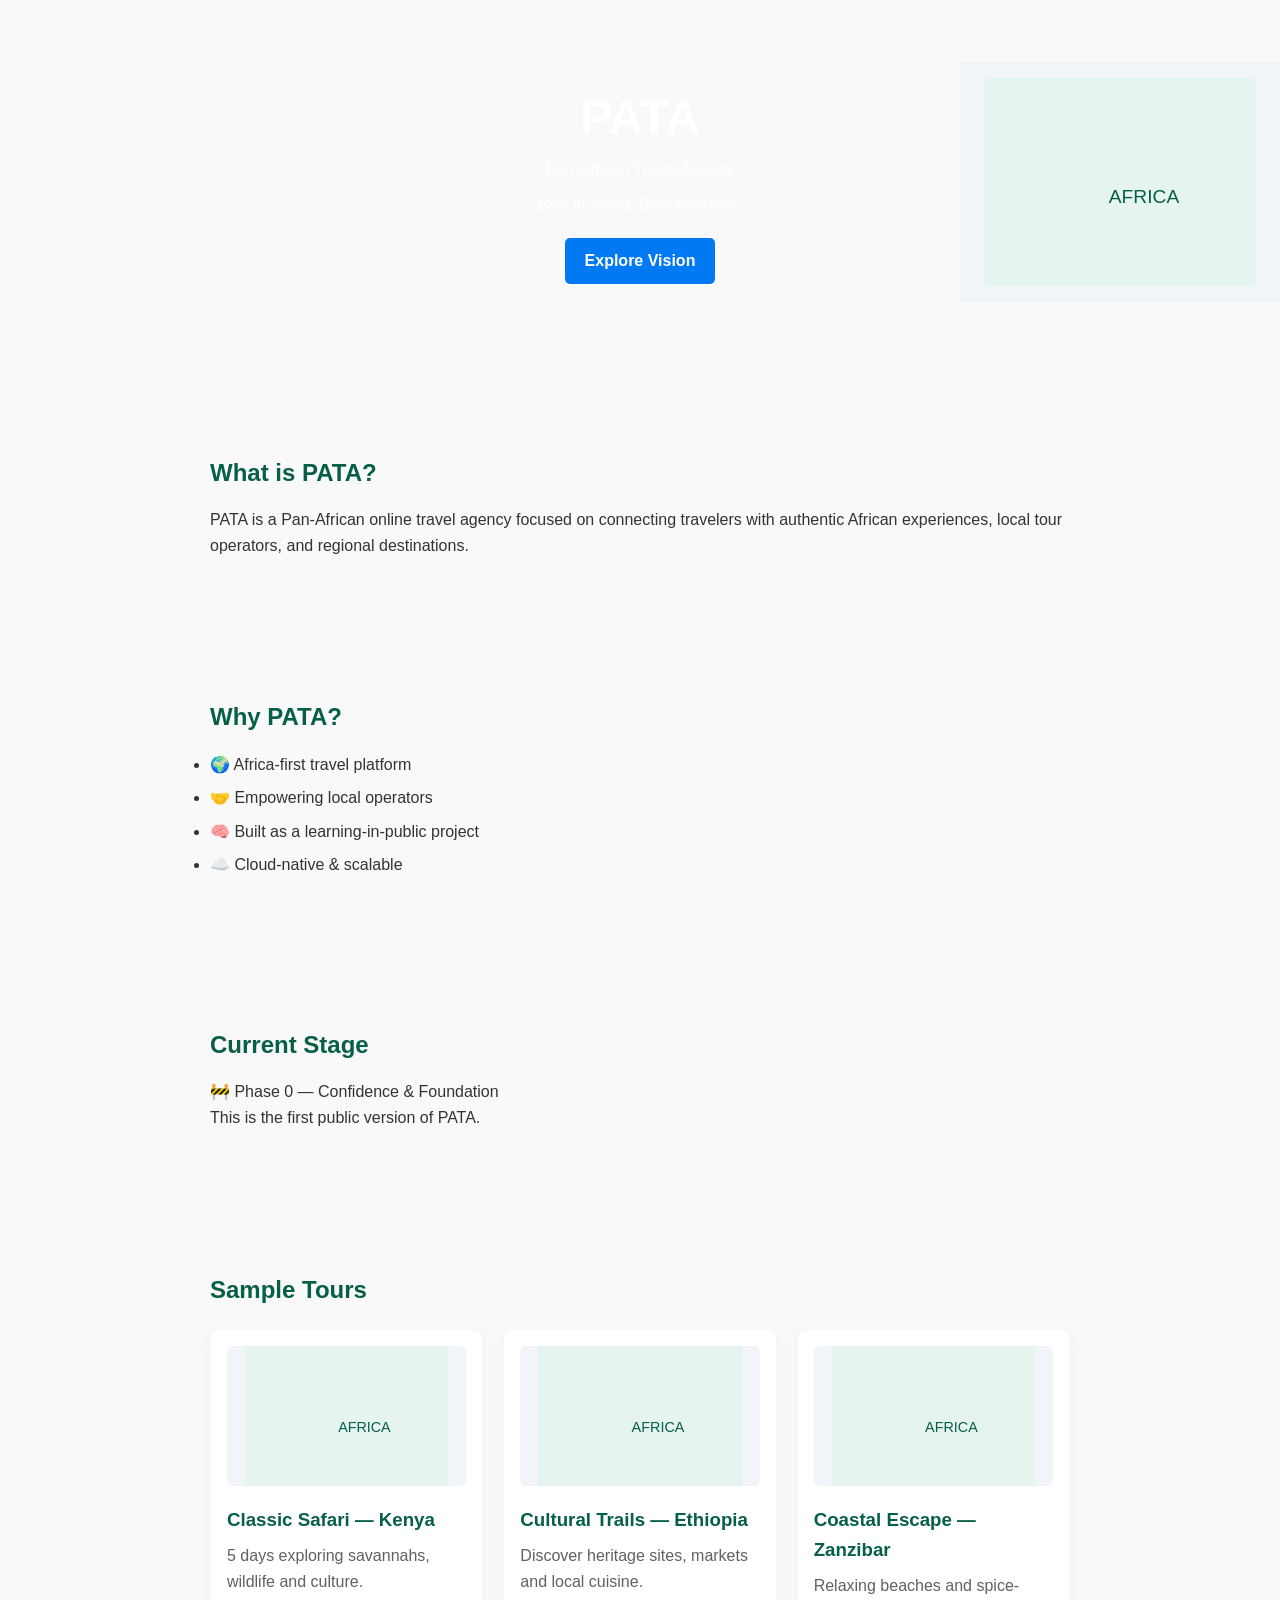
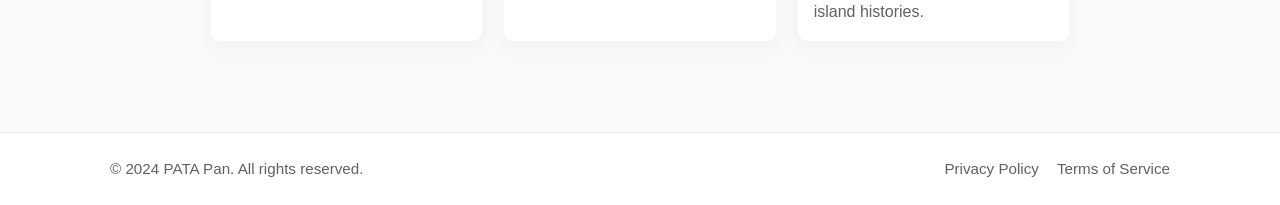
<file: index.html>
<!doctype html>
<html lang="en">
<head>
  <meta charset="utf-8" />
  <meta name="viewport" content="width=device-width,initial-scale=1" />
  <meta name="description" content="PATA — Pan-African Travel Agency: connecting travelers with authentic African experiences and empowering local operators." />
  <title>PATA – Pan-African Travel Agency</title>
  <link rel="stylesheet" href="style.css" />
</head>
<body>

  <a class="skip" href="#main">Skip to content</a>

  <header class="hero" role="banner">
    <h1>PATA</h1>
    <p>Pan-African Travel Agency</p>
    <p class="tagline">Built in Africa. Built for Africa.</p>
    <a href="#about" class="btn">Explore Vision</a>
  </header>

  <main id="main">
    <section id="about" class="section">
      <h2>What is PATA?</h2>
      <p>
        PATA is a Pan-African online travel agency focused on connecting travelers
        with authentic African experiences, local tour operators, and regional
        destinations.
      </p>
    </section>

    <section class="section">
      <h2>Why PATA?</h2>
      <ul>
        <li>🌍 Africa-first travel platform</li>
        <li>🤝 Empowering local operators</li>
        <li>🧠 Built as a learning-in-public project</li>
        <li>☁️ Cloud-native & scalable</li>
      </ul>
    </section>

    <section class="section">
      <h2>Current Stage</h2>
      <p>
        🚧 Phase 0 — Confidence & Foundation<br />
        This is the first public version of PATA.
      </p>
    </section>

    <section id="tours" class="section">
      <h2>Sample Tours</h2>
      <div class="tours">
        <article class="card">
          <img src="/assets/africa.svg" alt="Safari tour" />
          <h3>Classic Safari — Kenya</h3>
          <p>5 days exploring savannahs, wildlife and culture.</p>
        </article>
        <article class="card">
          <img src="/assets/africa.svg" alt="Cultural tour" />
          <h3>Cultural Trails — Ethiopia</h3>
          <p>Discover heritage sites, markets and local cuisine.</p>
        </article>
        <article class="card">
          <img src="/assets/africa.svg" alt="Coastal tour" />
          <h3>Coastal Escape — Zanzibar</h3>
          <p>Relaxing beaches and spice-island histories.</p>
        </article>
      </div>
    </section>
  </main>

  <footer class="site-footer" role="contentinfo">
    <div class="footer-inner">
      <p>© 2024 PATA Pan. All rights reserved.</p>
      <div class="footer-links">
        <a href="/privacy.html" data-testid="link-privacy">Privacy Policy</a>
        <a href="/terms.html" data-testid="link-terms">Terms of Service</a>
      </div>
    </div>
  </footer>

</body>
</html>
</file>
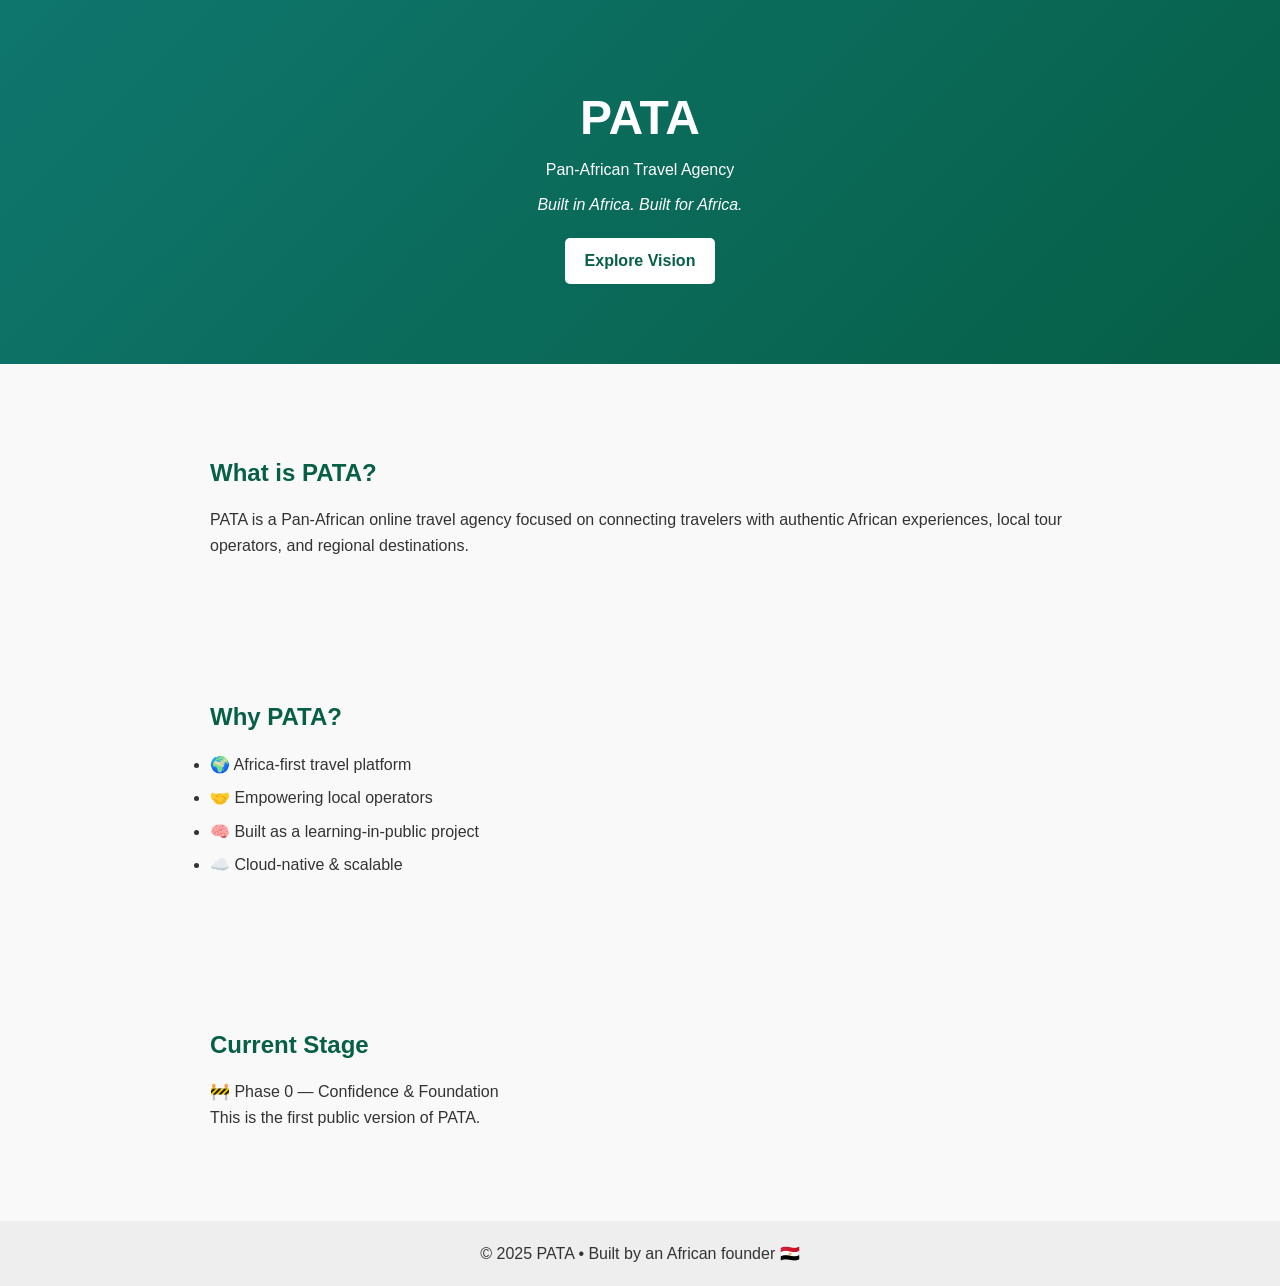
<file: pata/index.html>
<!DOCTYPE html>
<html lang="en">
<head>
  <meta charset="UTF-8" />
  <meta name="viewport" content="width=device-width, initial-scale=1.0" />
  <meta name="description" content="PATA — Pan-African Travel Agency: connecting travelers with authentic African experiences and empowering local operators." />
  <title>PATA – Pan-African Travel Agency</title>
  <link rel="stylesheet" href="style.css" />
</head>
<body>

  <a class="skip" href="#main">Skip to content</a>

  <header class="hero" role="banner">
    <h1>PATA</h1>
    <p>Pan-African Travel Agency</p>
    <p class="tagline">Built in Africa. Built for Africa.</p>
    <a href="#about" class="btn">Explore Vision</a>
  </header>

  <main id="main">
  <section id="about" class="section">
    <h2>What is PATA?</h2>
    <p>
      PATA is a Pan-African online travel agency focused on connecting travelers
      with authentic African experiences, local tour operators, and regional
      destinations.
    </p>
  </section>

  <section class="section">
    <h2>Why PATA?</h2>
    <ul>
      <li>🌍 Africa-first travel platform</li>
      <li>🤝 Empowering local operators</li>
      <li>🧠 Built as a learning-in-public project</li>
      <li>☁️ Cloud-native & scalable</li>
    </ul>
  </section>

  <section class="section">
    <h2>Current Stage</h2>
    <p>
      🚧 Phase 0 — Confidence & Foundation  
      <br />
      This is the first public version of PATA.
    </p>
  </section>

  </main>

  <footer role="contentinfo">
    <p>© 2025 PATA • Built by an African founder 🇪🇬</p>
  </footer>

</body>
</html>
</file>
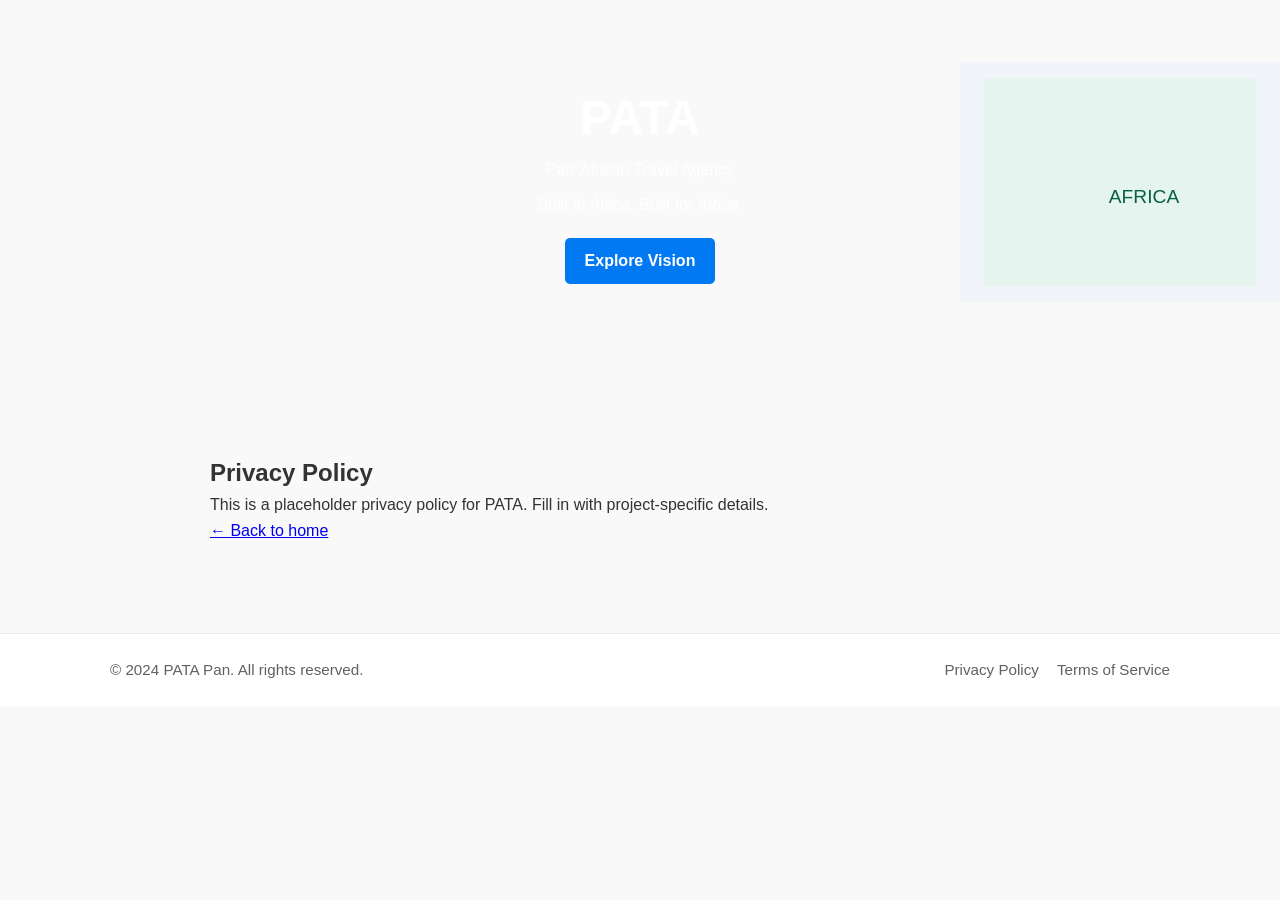
<file: privacy.html>
<!doctype html>
<html lang="en">
<head>
	<meta charset="utf-8" />
	<meta name="viewport" content="width=device-width,initial-scale=1" />
	<meta name="description" content="Privacy policy for PATA — Pan-African Travel Agency." />
	<title>Privacy Policy — PATA</title>
	<link rel="stylesheet" href="/style.css" />
</head>
<body>
	<a class="skip" href="#main">Skip to content</a>

	<header class="hero" role="banner">
		<h1>PATA</h1>
		<p>Pan-African Travel Agency</p>
		<p class="tagline">Built in Africa. Built for Africa.</p>
		<a href="/index.html#about" class="btn">Explore Vision</a>
	</header>

	<main id="main">
		<section class="section">
			<h1>Privacy Policy</h1>
			<p>This is a placeholder privacy policy for PATA. Fill in with project-specific details.</p>
			<p><a href="/index.html">← Back to home</a></p>
		</section>
	</main>

	<footer class="site-footer" role="contentinfo">
		<div class="footer-inner">
			<p>© 2024 PATA Pan. All rights reserved.</p>
			<div class="footer-links">
				<a href="/privacy.html" data-testid="link-privacy">Privacy Policy</a>
				<a href="/terms.html" data-testid="link-terms">Terms of Service</a>
			</div>
		</div>
	</footer>
</body>
</html>
</file>
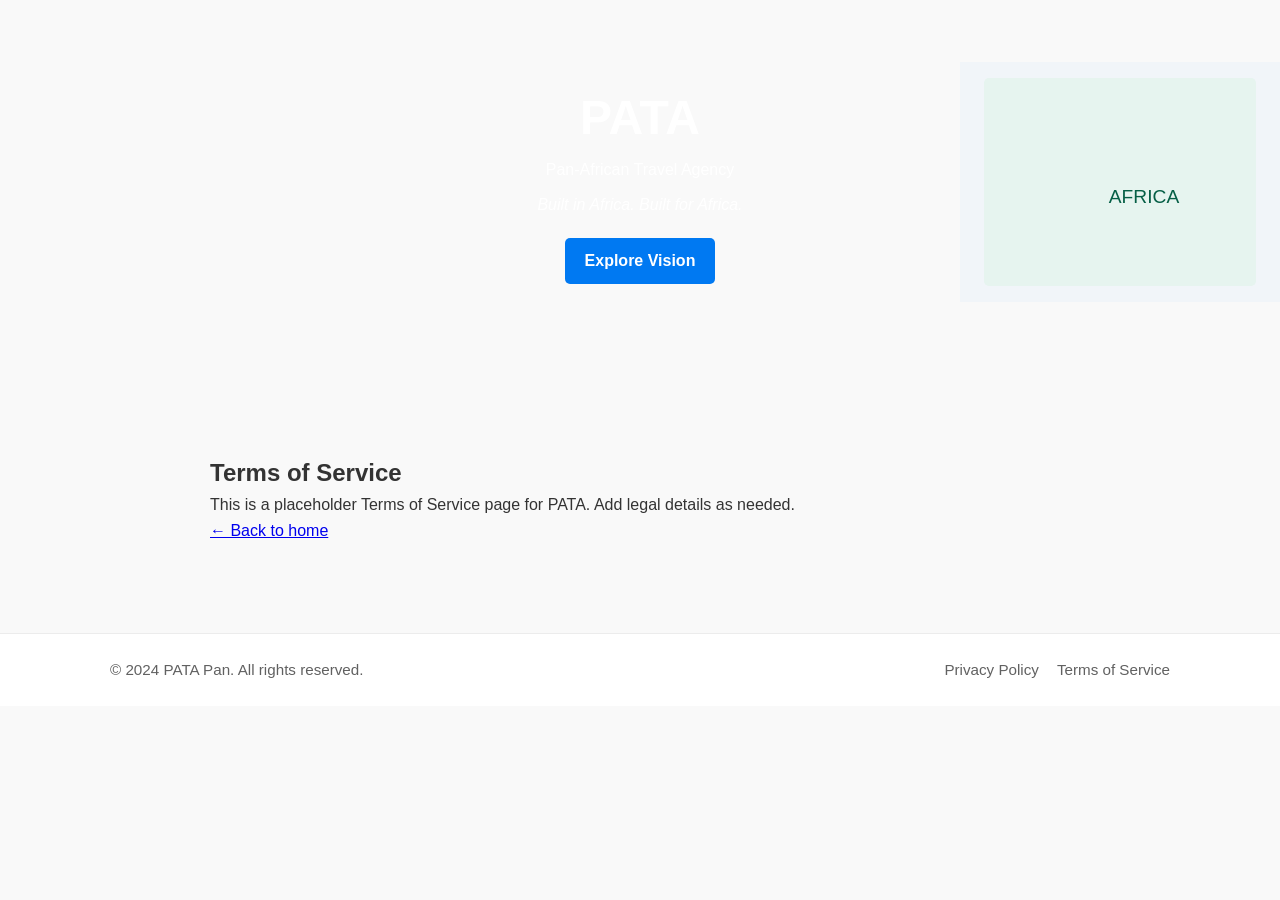
<file: terms.html>
<!doctype html>
<html lang="en">
<head>
  <meta charset="utf-8" />
  <meta name="viewport" content="width=device-width,initial-scale=1" />
  <meta name="description" content="Terms of Service for PATA — Pan-African Travel Agency." />
  <title>Terms of Service — PATA</title>
  <link rel="stylesheet" href="/style.css" />
</head>
<body>
  <a class="skip" href="#main">Skip to content</a>

  <header class="hero" role="banner">
    <h1>PATA</h1>
    <p>Pan-African Travel Agency</p>
    <p class="tagline">Built in Africa. Built for Africa.</p>
    <a href="/index.html#about" class="btn">Explore Vision</a>
  </header>

  <main id="main">
    <section class="section">
      <h1>Terms of Service</h1>
      <p>This is a placeholder Terms of Service page for PATA. Add legal details as needed.</p>
      <p><a href="/index.html">← Back to home</a></p>
    </section>
  </main>

  <footer class="site-footer" role="contentinfo">
    <div class="footer-inner">
      <p>© 2024 PATA Pan. All rights reserved.</p>
      <div class="footer-links">
        <a href="/privacy.html" data-testid="link-privacy">Privacy Policy</a>
        <a href="/terms.html" data-testid="link-terms">Terms of Service</a>
      </div>
    </div>
  </footer>
</body>
</html>
</file>
<file: pata/style.css>
* {
  margin: 0;
  padding: 0;
  box-sizing: border-box;
  font-family: Arial, Helvetica, sans-serif;
}

body {
  background: #f9f9f9;
  color: #333;
  line-height: 1.6;
}

.skip{
  position: absolute;
  left: -9999px;
  top: auto;
  width: 1px;
  height: 1px;
  overflow: hidden;
}
.skip:focus{
  left: 10px;
  top: 10px;
  width: auto;
  height: auto;
  background: #fff;
  padding: 6px 10px;
  border-radius: 4px;
  box-shadow: 0 1px 6px rgba(0,0,0,0.2);
}

.hero {
  background: linear-gradient(135deg, #0f766e, #065f46);
  color: white;
  padding: 80px 20px;
  text-align: center;
}

.hero h1 {
  font-size: 3rem;
}

.tagline {
  margin: 10px 0 20px;
  font-style: italic;
}

.btn {
  display: inline-block;
  padding: 10px 20px;
  background: white;
  color: #065f46;
  text-decoration: none;
  border-radius: 5px;
  font-weight: bold;
  transition: transform .12s ease, opacity .12s ease;
}

.btn:hover{
  opacity: .95;
  transform: translateY(-2px);
}
.btn:focus{
  outline: 3px solid #b7f5e9;
  outline-offset: 3px;
}

.section {
  padding: 50px 20px;
  max-width: 900px;
  margin: 40px auto;
}

.section h2 {
  margin-bottom: 15px;
  color: #065f46;
}

ul li {
  margin: 8px 0;
}

footer {
  text-align: center;
  padding: 20px;
  background: #eee;
  margin-top: 40px;
}
</file>
<file: style.css>
:root{
  /* Design tokens (Tailwind-inspired) */
  --button-outline: rgba(0,0,0, .10);
  --badge-outline: rgba(0,0,0, .05);
  --opaque-button-border-intensity: -8;
  --elevate-1: rgba(0,0,0, .03);
  --elevate-2: rgba(0,0,0, .08);
  --background: 0 0% 100%;
  --foreground: 0 0% 9%;
  --border: 0 0% 91%;
  --card: 0 0% 98%;
  --card-foreground: 0 0% 9%;
  --card-border: 0 0% 95%;
  --sidebar: 0 0% 96%;
  --sidebar-foreground: 0 0% 9%;
  --sidebar-border: 0 0% 93%;
  --sidebar-primary: 24 88% 42%;
  --sidebar-primary-foreground: 0 0% 98%;
  --sidebar-accent: 24 15% 88%;
  --sidebar-accent-foreground: 0 0% 9%;
  --sidebar-ring: 24 88% 42%;
  --popover: 0 0% 97%;
  --popover-foreground: 0 0% 9%;
  --popover-border: 0 0% 94%;
  --primary: 24 88% 42%;
  --primary-foreground: 0 0% 98%;
  --secondary: 24 6% 90%;
  --secondary-foreground: 0 0% 9%;
  --muted: 24 8% 93%;
  --muted-foreground: 0 0% 38%;
  --accent: 24 12% 92%;
  --accent-foreground: 0 0% 9%;
  --destructive: 0 84% 45%;
  --destructive-foreground: 0 0% 98%;
  --input: 0 0% 75%;
  --ring: 24 88% 42%;
  --chart-1: 24 88% 42%;
  --chart-2: 195 78% 38%;
  --chart-3: 142 76% 32%;
  --chart-4: 280 65% 48%;
  --chart-5: 32 95% 44%;
  --font-sans: 'Inter', 'Outfit', sans-serif;
  --font-serif: Georgia, serif;
  --font-mono: Menlo, monospace;
  --radius: .5rem;
  --tracking-normal: 0em;
  --spacing: 0.25rem;

  /* brand overrides */
  --accent: #0079F2; /* primary highlight */
  --accent-weak: rgba(0,121,242,0.08);
  --brand-dark: #065f46;
}

.dark{
  --button-outline: rgba(255,255,255, .10);
  --badge-outline: rgba(255,255,255, .05);
  --opaque-button-border-intensity: 9;
  --elevate-1: rgba(255,255,255, .04);
  --elevate-2: rgba(255,255,255, .09);
  --background: 0 0% 6%;
  --foreground: 0 0% 95%;
  --border: 0 0% 14%;
  --card: 0 0% 8%;
  --card-foreground: 0 0% 95%;
  --card-border: 0 0% 11%;
  --sidebar: 0 0% 10%;
  --sidebar-foreground: 0 0% 95%;
  --sidebar-border: 0 0% 13%;
  --sidebar-primary: 24 88% 48%;
  --sidebar-primary-foreground: 0 0% 98%;
  --sidebar-accent: 24 15% 15%;
  --sidebar-accent-foreground: 0 0% 95%;
  --sidebar-ring: 24 88% 48%;
  --popover: 0 0% 11%;
  --popover-foreground: 0 0% 95%;
  --popover-border: 0 0% 14%;
  --primary: 24 88% 42%;
  --primary-foreground: 0 0% 98%;
  --secondary: 24 6% 16%;
  --secondary-foreground: 0 0% 95%;
  --muted: 24 8% 14%;
  --muted-foreground: 0 0% 65%;
  --accent: 24 12% 13%;
  --accent-foreground: 0 0% 95%;
  --destructive: 0 84% 38%;
  --destructive-foreground: 0 0% 98%;
  --input: 0 0% 28%;
  --ring: 24 88% 48%;
}

* {
  margin: 0;
  padding: 0;
  box-sizing: border-box;
  font-family: Arial, Helvetica, sans-serif;
}

body {
  background: #f9f9f9;
  color: #333;
  line-height: 1.6;
  -webkit-font-smoothing:antialiased;
}

.skip{
  position: absolute;
  left: -9999px;
  top: auto;
  width: 1px;
  height: 1px;
  overflow: hidden;
}
.skip:focus{
  left: 10px;
  top: 10px;
  width: auto;
  height: auto;
  background: #fff;
  padding: 6px 10px;
  border-radius: 4px;
  box-shadow: 0 1px 6px rgba(0,0,0,0.2);
}

.hero {
  background: linear-gradient(135deg, #0f766e, var(--brand-dark));
  color: white;
  padding: 80px 20px;
  text-align: center;
  background-image: url('assets/africa.svg');
  background-repeat: no-repeat;
  background-position: center right;
  background-size: 320px;
}

.hero h1 {
  font-size: 3rem;
}

.tagline {
  margin: 10px 0 20px;
  font-style: italic;
}

.btn {
  display: inline-block;
  padding: 10px 20px;
  background: var(--accent);
  color: white;
  text-decoration: none;
  border-radius: 5px;
  font-weight: bold;
  transition: transform .12s ease, opacity .12s ease;
}

.btn:hover{
  opacity: .95;
  transform: translateY(-2px);
}
.btn:focus{
  outline: 3px solid color-mix(in srgb, var(--accent) 18%, white);
  outline-offset: 3px;
}

.section {
  padding: 50px 20px;
  max-width: 900px;
  margin: 40px auto;
}

.section h2 {
  margin-bottom: 15px;
  color: #065f46;
}

ul li {
  margin: 8px 0;
}

.site-footer{
  border-top: 1px solid hsl(var(--muted-foreground) / 0.12);
  background: #fff;
  color: hsl(var(--muted-foreground));
}
.footer-inner{
  max-width: 1100px;
  margin: 0 auto;
  padding: 24px 20px;
  display:flex;
  align-items:center;
  justify-content:space-between;
  gap:16px;
  color: hsl(var(--muted-foreground));
  font-size: 0.95rem;
}
.footer-links{display:flex;gap:18px}
.footer-links a{color:inherit;text-decoration:none}
.footer-links a:hover{text-decoration:underline}

@media (max-width:720px){
  .hero{background-size:180px;background-position:center bottom;padding:56px 16px}
  .footer-inner{flex-direction:column;align-items:center}
}

/* Tours cards */
.tours{
  display:grid;
  grid-template-columns:repeat(3,1fr);
  gap:20px;
  margin-top:20px;
}
.card{
  background: #fff;
  border:1px solid hsl(var(--muted-foreground) / 0.06);
  border-radius:10px;
  padding:16px;
  box-shadow:0 6px 18px rgba(6,95,70,0.04);
  text-align:left;
}
.card img{width:100%;height:140px;object-fit:cover;border-radius:6px;margin-bottom:12px}
.card h3{margin:0 0 8px;color:var(--brand-dark)}
.card p{margin:0;color:hsl(var(--muted-foreground))}

@media (max-width:900px){
  .tours{grid-template-columns:repeat(2,1fr)}
}
@media (max-width:560px){
  .tours{grid-template-columns:1fr}
}
</file>
